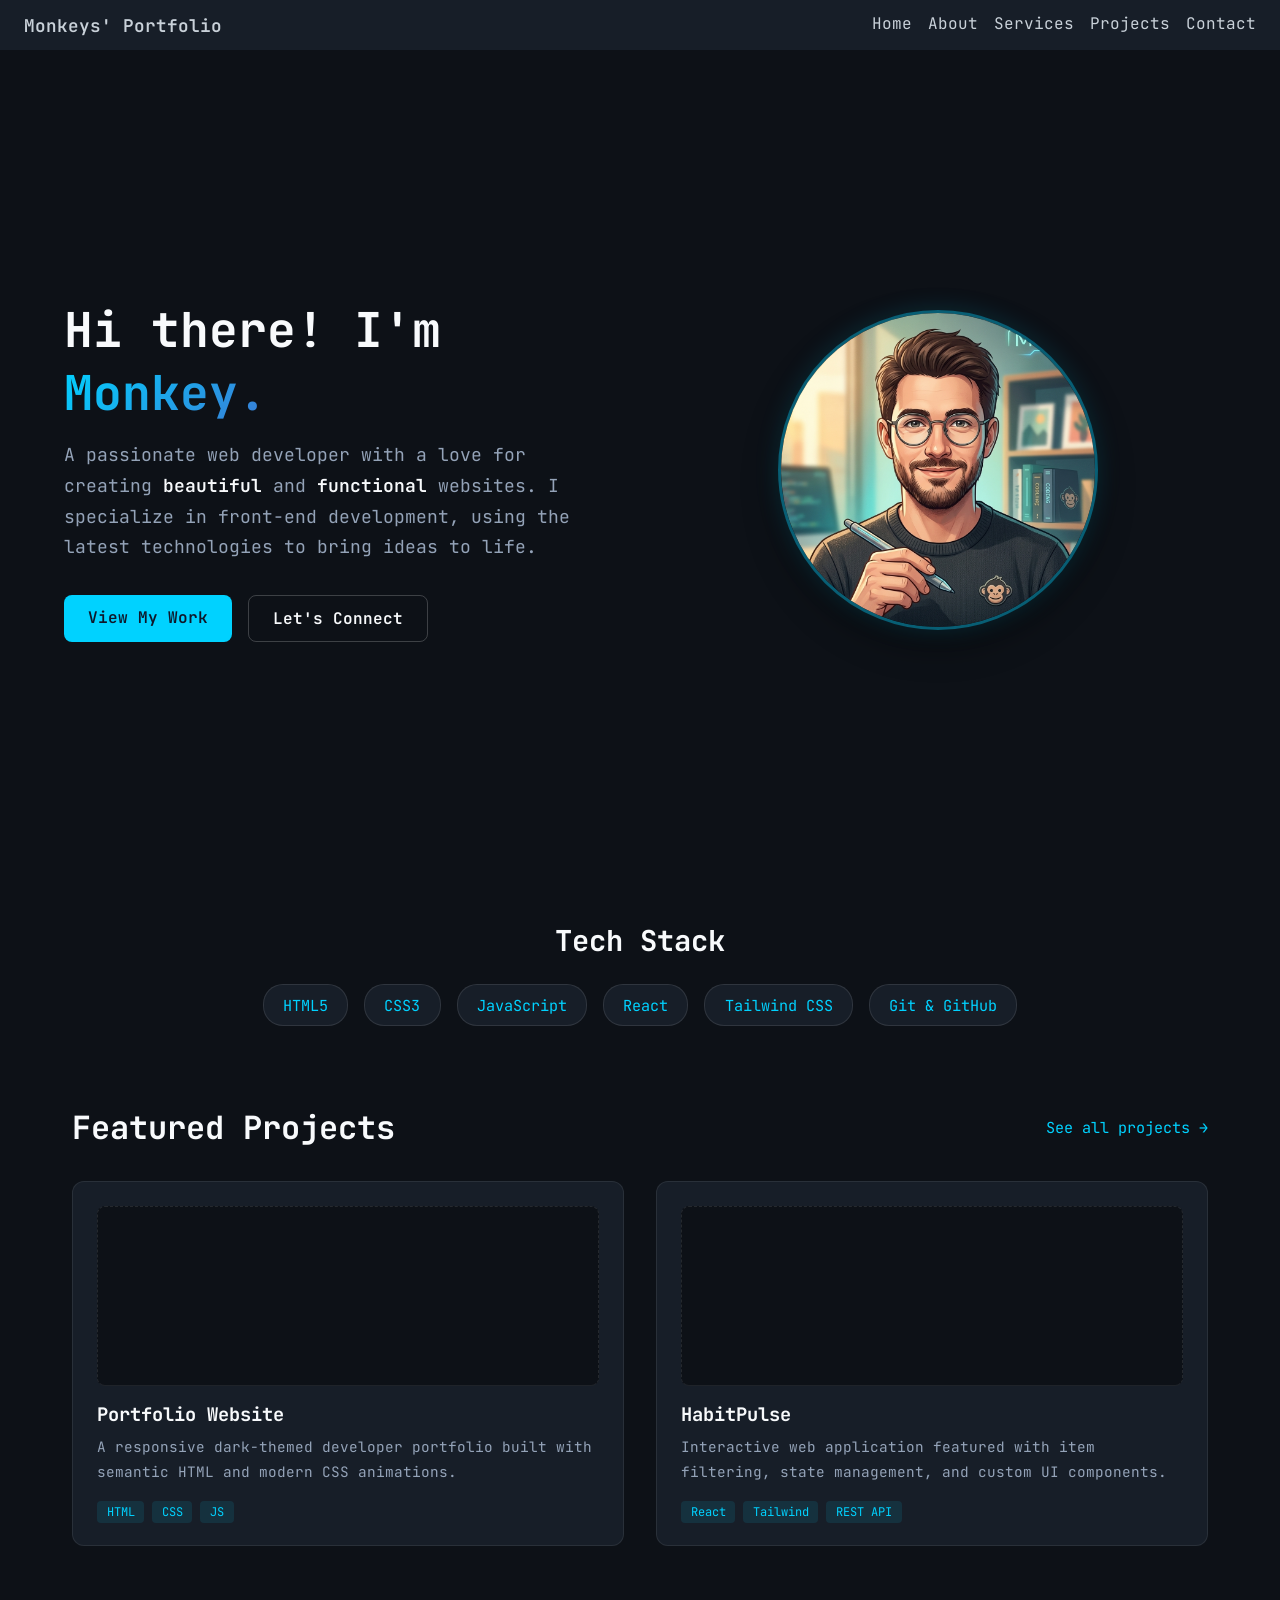
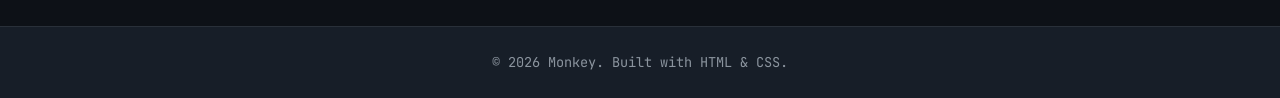
<file: index.html>
<!DOCTYPE html>
<html lang="en">

<head>
    <meta charset="UTF-8">
    <meta name="viewport" content="width=device-width, initial-scale=1.0">
    <link rel="stylesheet" href="styles/index.css">
    <title>Monkey - Developer Portfolio</title>
</head>

<body>
    <header>
        <nav>
            <div class="left">Monkeys' Portfolio</div>
            <div class="right">
                <ul>
                    <li><a href="index.html">Home</a></li>
                    <li><a href="about.html">About</a></li>
                    <li><a href="services.html">Services</a></li>
                    <li><a href="projects.html">Projects</a></li>
                    <li><a href="contact.html">Contact</a></li>
                </ul>
            </div>
        </nav>
    </header>

    <main>
        <section class="firstSection">
            <div class="leftSection">
                <h1>Hi there! I'm <span class="name">Monkey.</span></h1>
                <p>
                    A passionate web developer with a love for creating
                    <span class="highlight">beautiful</span> and <span class="highlight">functional</span>
                    websites. I specialize in front-end development, using the latest technologies to bring
                    ideas to life.
                </p>
                <div class="cta-buttons">
                    <a href="projects.html" class="btn primary-btn">View My Work</a>
                    <a href="contact.html" class="btn secondary-btn">Let's Connect</a>
                </div>
            </div>

            <div class="rightSection">
                <!-- You can put a profile image, 3D graphic, or code illustration here -->
                <div class="avatar-container">
                    <img src="images/profile.png" alt="Monkey's Profile" />
                </div>
            </div>
        </section>

        <section class="skillsSection">
            <h2>Tech Stack</h2>
            <div class="skills-grid">
                <span class="skill-card">HTML5</span>
                <span class="skill-card">CSS3</span>
                <span class="skill-card">JavaScript</span>
                <span class="skill-card">React</span>
                <span class="skill-card">Tailwind CSS</span>
                <span class="skill-card">Git & GitHub</span>
            </div>
        </section>

        <section class="featuredProjects">
            <div class="section-header">
                <h2>Featured Projects</h2>
                <a href="projects.html" class="see-all">See all projects &rarr;</a>
            </div>

            <div class="projects-grid">

                <!-- Project 1 -->
                <div class="project-card">

                    <!-- Overlay link: Makes the entire card clickable -->
                    <!-- <a href="https://monkeyonalappy.vercel.app/" target="_blank" rel="noopener noreferrer"
                        class="card-main-link" aria-label="Open Developer Portfolio"></a> -->

                    <!--- Card Image --->
                    <div class="card-image">
                        <div class="iframe-preview-wrapper">
                            <iframe src="https://monkeyonalappy.vercel.app/" title="Portfolio Preview" loading="lazy"
                                scrolling="no"></iframe>
                        </div>
                    </div>

                    <!--- Card -->
                    <!-- <div class="project-img-placeholder">Project Preview</div> -->
                    <h3>Portfolio Website</h3>
                    <p>A responsive dark-themed developer portfolio built with semantic HTML and modern CSS animations.
                    </p>
                    <div class="project-tags">
                        <span>HTML</span><span>CSS</span><span>JS</span>
                    </div>
                </div>


                <!-- Project 2 -->
                <div class="project-card">

                    <div class="card-image">
                        <div class="iframe-preview-wrapper">
                            <iframe src="https://habitpulse.ai.studio" title="HabitPulse Preview" loading="lazy"
                                scrolling="no"></iframe>
                        </div>
                    </div>

                    <!-- <div class="project-img-placeholder">Project Preview</div> -->
                    <h3>HabitPulse</h3>
                    <p>Interactive web application featured with item filtering, state management, and custom UI
                        components.</p>
                    <div class="project-tags">
                        <span>React</span><span>Tailwind</span><span>REST API</span>
                    </div>
                </div>

            </div>
        </section>

        <footer>
            <div class="footer-content">
                <p>&copy; 2026 Monkey. Built with HTML & CSS.</p>
            </div>
        </footer>
    </main>
</body>

</html>
</file>
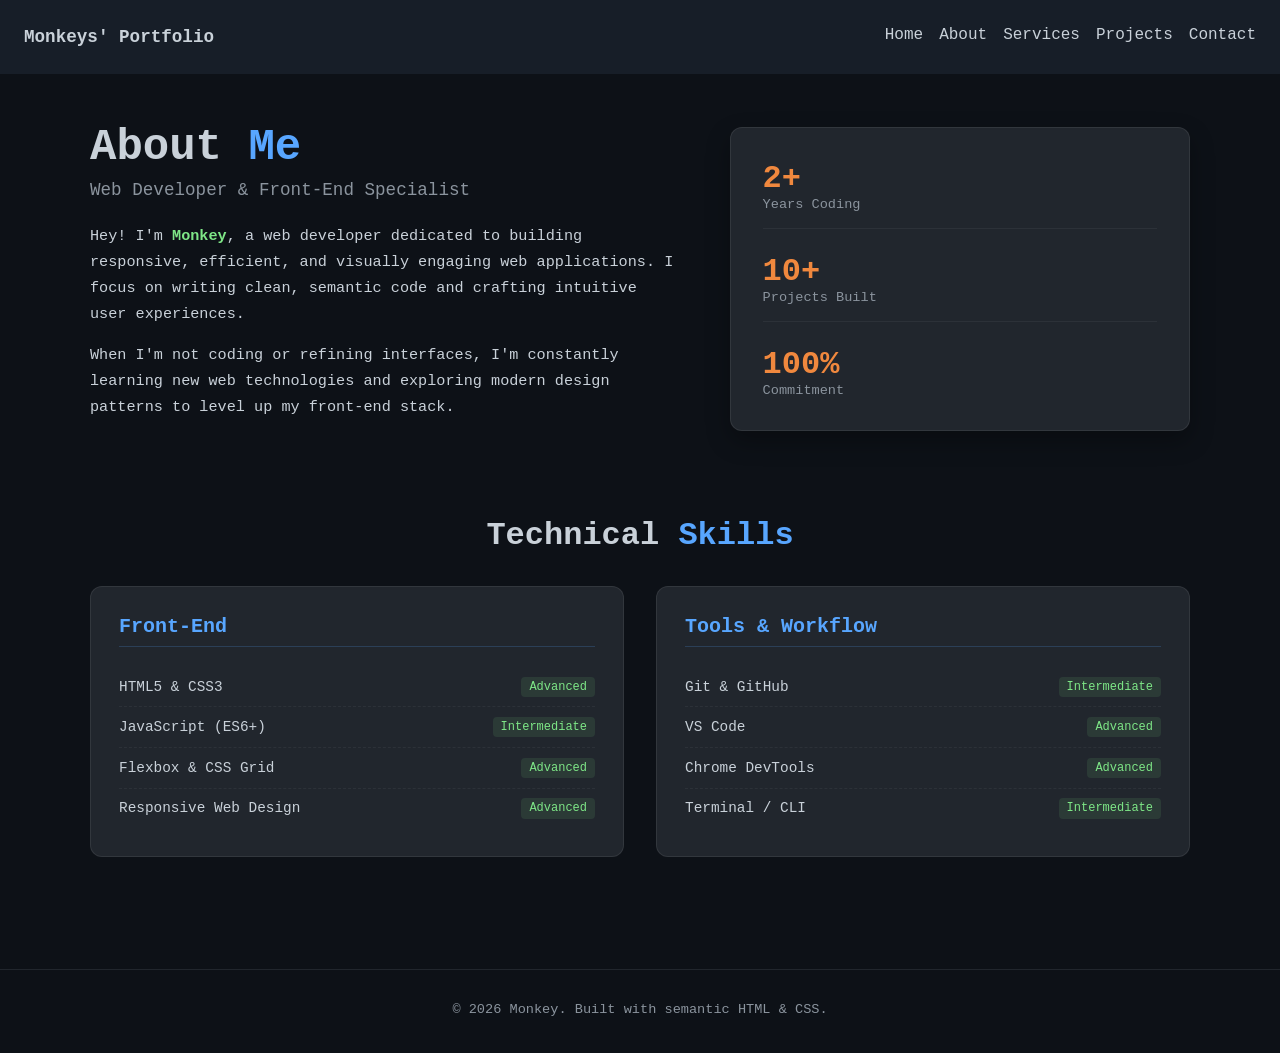
<file: about.html>
<!DOCTYPE html>
<html lang="en">

<head>
    <meta charset="UTF-8">
    <meta name="viewport" content="width=device-width, initial-scale=1.0">
    <link rel="stylesheet" href="styles/about.css">
    <title>Monkey - Developer Portfolio - About</title>
</head>

<body>
    <header>
        <nav>
            <div class="left">Monkeys' Portfolio</div>
            <div class="right">
                <ul>
                    <li><a href="index.html">Home</a></li>
                    <li><a href="about.html">About</a></li>
                    <li><a href="services.html">Services</a></li>
                    <li><a href="projects.html">Projects</a></li>
                    <li><a href="contact.html">Contact</a></li>
                </ul>
            </div>
        </nav>
    </header>

    <main class="about-container">
        <!-- About Header / Bio Section -->
        <section class="about-hero">
            <div class="bio-text">
                <h1>About <span class="highlight-text">Me</span></h1>
                <p class="subtitle">Web Developer & Front-End Specialist</p>
                <p class="bio-paragraph">
                    Hey! I'm <strong class="accent-text">Monkey</strong>, a web developer dedicated to building
                    responsive, efficient, and visually engaging web applications. I focus on writing clean, semantic
                    code and crafting intuitive user experiences.
                </p>
                <p class="bio-paragraph">
                    When I'm not coding or refining interfaces, I'm constantly learning new web technologies and
                    exploring modern design patterns to level up my front-end stack.
                </p>
            </div>

            <!-- Quick Stats Card -->
            <div class="stats-card">
                <div class="stat-item">
                    <span class="stat-number">2+</span>
                    <span class="stat-label">Years Coding</span>
                </div>
                <div class="stat-item">
                    <span class="stat-number">10+</span>
                    <span class="stat-label">Projects Built</span>
                </div>
                <div class="stat-item">
                    <span class="stat-number">100%</span>
                    <span class="stat-label">Commitment</span>
                </div>
            </div>
        </section>

        <!-- Tech Stack / Skills Breakdown -->
        <section class="skills-section">
            <h2>Technical <span class="highlight-text">Skills</span></h2>

            <div class="skills-wrapper">
                <div class="skill-category">
                    <h3>Front-End</h3>
                    <ul>
                        <li><span>HTML5 & CSS3</span> <span class="skill-level">Advanced</span></li>
                        <li><span>JavaScript (ES6+)</span> <span class="skill-level">Intermediate</span></li>
                        <li><span>Flexbox & CSS Grid</span> <span class="skill-level">Advanced</span></li>
                        <li><span>Responsive Web Design</span> <span class="skill-level">Advanced</span></li>
                    </ul>
                </div>

                <div class="skill-category">
                    <h3>Tools & Workflow</h3>
                    <ul>
                        <li><span>Git & GitHub</span> <span class="skill-level">Intermediate</span></li>
                        <li><span>VS Code</span> <span class="skill-level">Advanced</span></li>
                        <li><span>Chrome DevTools</span> <span class="skill-level">Advanced</span></li>
                        <li><span>Terminal / CLI</span> <span class="skill-level">Intermediate</span></li>
                    </ul>
                </div>
            </div>
        </section>
    </main>

    <footer>
        <p>&copy; 2026 Monkey. Built with semantic HTML & CSS.</p>
    </footer>
</body>

</html>
</file>
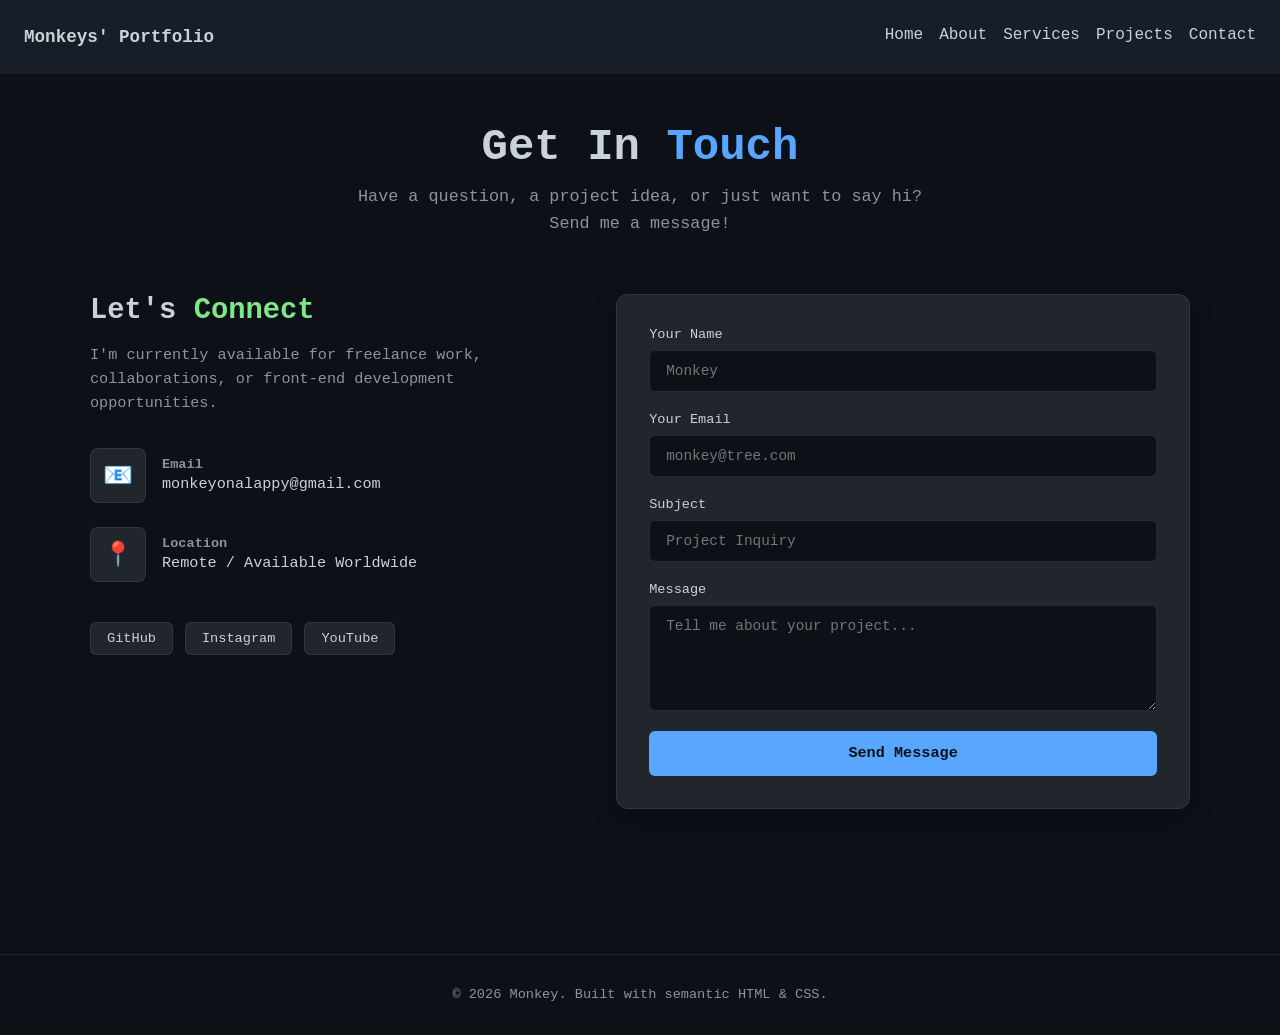
<file: contact.html>
<!DOCTYPE html>
<html lang="en">

<head>
    <meta charset="UTF-8">
    <meta name="viewport" content="width=device-width, initial-scale=1.0">
    <link rel="stylesheet" href="styles/contact.css">
    <title>Monkey - Developer Portfolio - Contact</title>
</head>

<body>

    <header>
        <nav>
            <div class="left">Monkeys' Portfolio</div>
            <div class="right">
                <ul>
                    <li><a href="index.html">Home</a></li>
                    <li><a href="about.html">About</a></li>
                    <li><a href="services.html">Services</a></li>
                    <li><a href="projects.html">Projects</a></li>
                    <li><a href="contact.html">Contact</a></li>
                </ul>
            </div>
        </nav>
    </header>

    <main class="contact-container">
        <!-- Page Header -->
        <section class="contact-header">
            <h1>Get In <span class="highlight-text">Touch</span></h1>
            <p>Have a question, a project idea, or just want to say hi? Send me a message!</p>
        </section>

        <div class="contact-wrapper">
            <!-- Contact Information / Social Links -->
            <div class="contact-info">
                <h2>Let's <span class="accent-text">Connect</span></h2>
                <p>I'm currently available for freelance work, collaborations, or front-end development opportunities.
                </p>

                <div class="info-list">
                    <div class="info-item">
                        <span class="info-icon">📧</span>
                        <div>
                            <h3>Email</h3>
                            <p>monkeyonalappy@gmail.com</p>
                        </div>
                    </div>

                    <div class="info-item">
                        <span class="info-icon">📍</span>
                        <div>
                            <h3>Location</h3>
                            <p>Remote / Available Worldwide</p>
                        </div>
                    </div>
                </div>

                <!-- Social Media Quick Links -->
                <div class="social-links">
                    <a href="https://github.com/monkeyonalappy/" class="social-btn">GitHub</a>
                    <a href="https://www.instagram.com/monkeyonalappy/" class="social-btn">Instagram</a>
                    <a href="https://youtube.com/@monkeyonalappy?si=6LWe3IrLNvNwnggy" class="social-btn">YouTube</a>
                </div>
            </div>

            <!-- Contact Form -->
            <form class="contact-form" id="contact-form" action="https://formspree.io/f/mykrbbnq" method="POST">
                <div class="form-group">
                    <label for="name">Your Name</label>
                    <input type="text" id="name" name="name" placeholder="Monkey" required />
                </div>

                <div class="form-group">
                    <label for="email">Your Email</label>
                    <input type="email" id="email" name="_replyto" placeholder="monkey@tree.com" required />
                </div>

                <div class="form-group">
                    <label for="subject">Subject</label>
                    <input type="text" id="subject" name="_subject" placeholder="Project Inquiry" required />
                </div>

                <div class="form-group">
                    <label for="message">Message</label>
                    <textarea id="message" name="message" rows="5" placeholder="Tell me about your project..."
                        required></textarea>
                </div>

                <button type="submit" id="submit-btn" class="btn primary-btn">Send Message</button>

                <!-- Status message feedback -->
                <p id="form-status" style="display: none; font-size: 0.85rem; margin-top: 0.5rem; text-align: center;">
                </p>
            </form>
        </div>
    </main>

    <footer>
        <p>&copy; 2026 Monkey. Built with semantic HTML & CSS.</p>
    </footer>

    <script src="scripts/contact.js"></script>
</body>

</html>
</file>
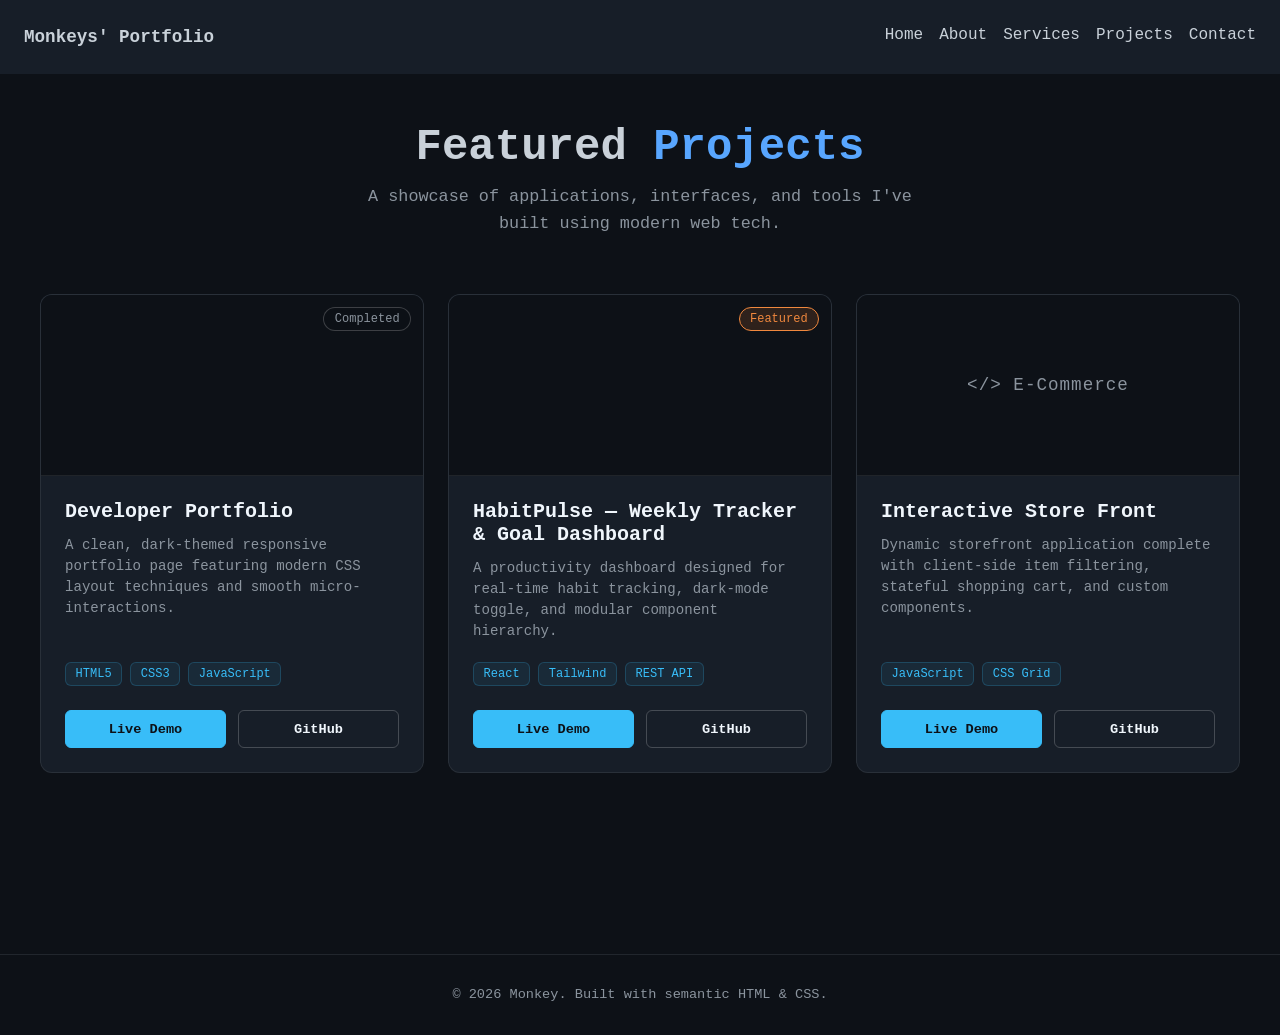
<file: projects.html>
<!DOCTYPE html>
<html lang="en">

<head>
    <meta charset="UTF-8">
    <meta name="viewport" content="width=device-width, initial-scale=1.0">
    <link rel="stylesheet" href="styles/projects.css">
    <title>Monkey - Developer Portfolio - Projects</title>
</head>

<body>
    <header>
        <nav>
            <div class="left">Monkeys' Portfolio</div>
            <div class="right">
                <ul>
                    <li><a href="index.html">Home</a></li>
                    <li><a href="about.html">About</a></li>
                    <li><a href="services.html">Services</a></li>
                    <li><a href="projects.html">Projects</a></li>
                    <li><a href="contact.html">Contact</a></li>
                </ul>
            </div>
        </nav>
    </header>

    <main class="projects-container">
        <!-- Page Header Section -->
        <section class="projects-header">
            <h1>Featured <span class="highlight-text">Projects</span></h1>
            <p>A showcase of applications, interfaces, and tools I've built using modern web tech.</p>
        </section>

        <!-- Project Cards Grid -->
        <section class="projects-grid">

            <!-- Project 1
            <article class="project-card">
                <div class="card-image">
                    <div class="image-placeholder">&lt;/&gt; Web App</div>
                    <span class="status-badge">Completed</span>
                </div>
                <div class="card-content">
                    <h2 class="project-title">Developer Portfolio</h2>
                    <p class="project-description">
                        A clean, dark-themed responsive portfolio page featuring modern CSS layout techniques and smooth
                        micro-interactions.
                    </p>
                    <div class="tech-stack">
                        <span>HTML5</span>
                        <span>CSS3</span>
                        <span>JavaScript</span>
                    </div>
                    <div class="card-actions">
                        <a href="https://monkeyonalappy.vercel.app/" class="btn primary-btn">Live Demo</a>
                        <a href="https://github.com/monkeyonalappy/Portfolio.git" class="btn secondary-btn">GitHub</a>
                    </div>
                </div>
            </article> -->


            <!-- Projecr 1 -->
            <article class="project-card">
                <!-- Overlay link: Makes the entire card clickable -->
                <!-- <a href="https://monkeyonalappy.vercel.app/" target="_blank" rel="noopener noreferrer"
                    class="card-main-link" aria-label="Open Developer Portfolio"></a> -->

                <div class="card-image">
                    <div class="iframe-preview-wrapper">
                        <iframe src="https://monkeyonalappy.vercel.app/" title="Portfolio Preview" loading="lazy"
                            scrolling="no"></iframe>
                    </div>
                    <span class="status-badge">Completed</span>
                </div>

                <div class="card-content">
                    <h2 class="project-title">Developer Portfolio</h2>
                    <p class="project-description">
                        A clean, dark-themed responsive portfolio page featuring modern CSS layout techniques and smooth
                        micro-interactions.
                    </p>

                    <div class="tech-stack">
                        <span>HTML5</span>
                        <span>CSS3</span>
                        <span>JavaScript</span>
                    </div>

                    <!-- Higher z-index ensures these buttons still work independently -->
                    <div class="card-actions">
                        <a href="https://monkeyonalappy.vercel.app/" target="_blank" rel="noopener noreferrer"
                            class="btn primary-btn">Live Demo</a>
                        <a href="https://github.com/monkeyonalappy/Portfolio.git" target="_blank"
                            rel="noopener noreferrer" class="btn secondary-btn">GitHub</a>
                    </div>
                </div>
            </article>

            <!-- Project 2 -->
            <article class="project-card">

                <!-- <a href="https://habitpulse.ai.studio" target="_blank" rel="noopener noreferrer" class="card-main-link"
                    aria-label="Open HabitPulse"></a> -->

                <div class="card-image">
                    <div class="iframe-preview-wrapper">
                        <iframe src="https://habitpulse.ai.studio" title="HabitPulse Preview" loading="lazy"
                            scrolling="no"></iframe>
                    </div>
                    <span class="status-badge featured">Featured</span>
                </div>


                <div class="card-content">
                    <h2 class="project-title">HabitPulse — Weekly Tracker & Goal Dashboard</h2>
                    <p class="project-description">
                        A productivity dashboard designed for real-time habit tracking, dark-mode toggle, and modular
                        component hierarchy.
                    </p>
                    <div class="tech-stack">
                        <span>React</span>
                        <span>Tailwind</span>
                        <span>REST API</span>
                    </div>
                    <div class="card-actions">
                        <a href="https://habitpulse-monkey.netlify.app/" target="_blank" rel="noopener noreferrer"
                            class="btn primary-btn">Live Demo</a>
                        <a href="#" class="btn secondary-btn">GitHub</a>
                    </div>
                </div>
            </article>


            <!-- Project 3 -->
            <article class="project-card">
                <div class="card-image">
                    <div class="image-placeholder">&lt;/&gt; E-Commerce</div>
                </div>
                <div class="card-content">
                    <h2 class="project-title">Interactive Store Front</h2>
                    <p class="project-description">
                        Dynamic storefront application complete with client-side item filtering, stateful shopping cart,
                        and custom components.
                    </p>
                    <div class="tech-stack">
                        <span>JavaScript</span>
                        <span>CSS Grid</span>
                    </div>
                    <div class="card-actions">
                        <a href="#" class="btn primary-btn">Live Demo</a>
                        <a href="#" class="btn secondary-btn">GitHub</a>
                    </div>
                </div>
            </article>


        </section>
    </main>

    <footer>
        <p>&copy; 2026 Monkey. Built with semantic HTML & CSS.</p>
    </footer>
</body>

</html>
</file>
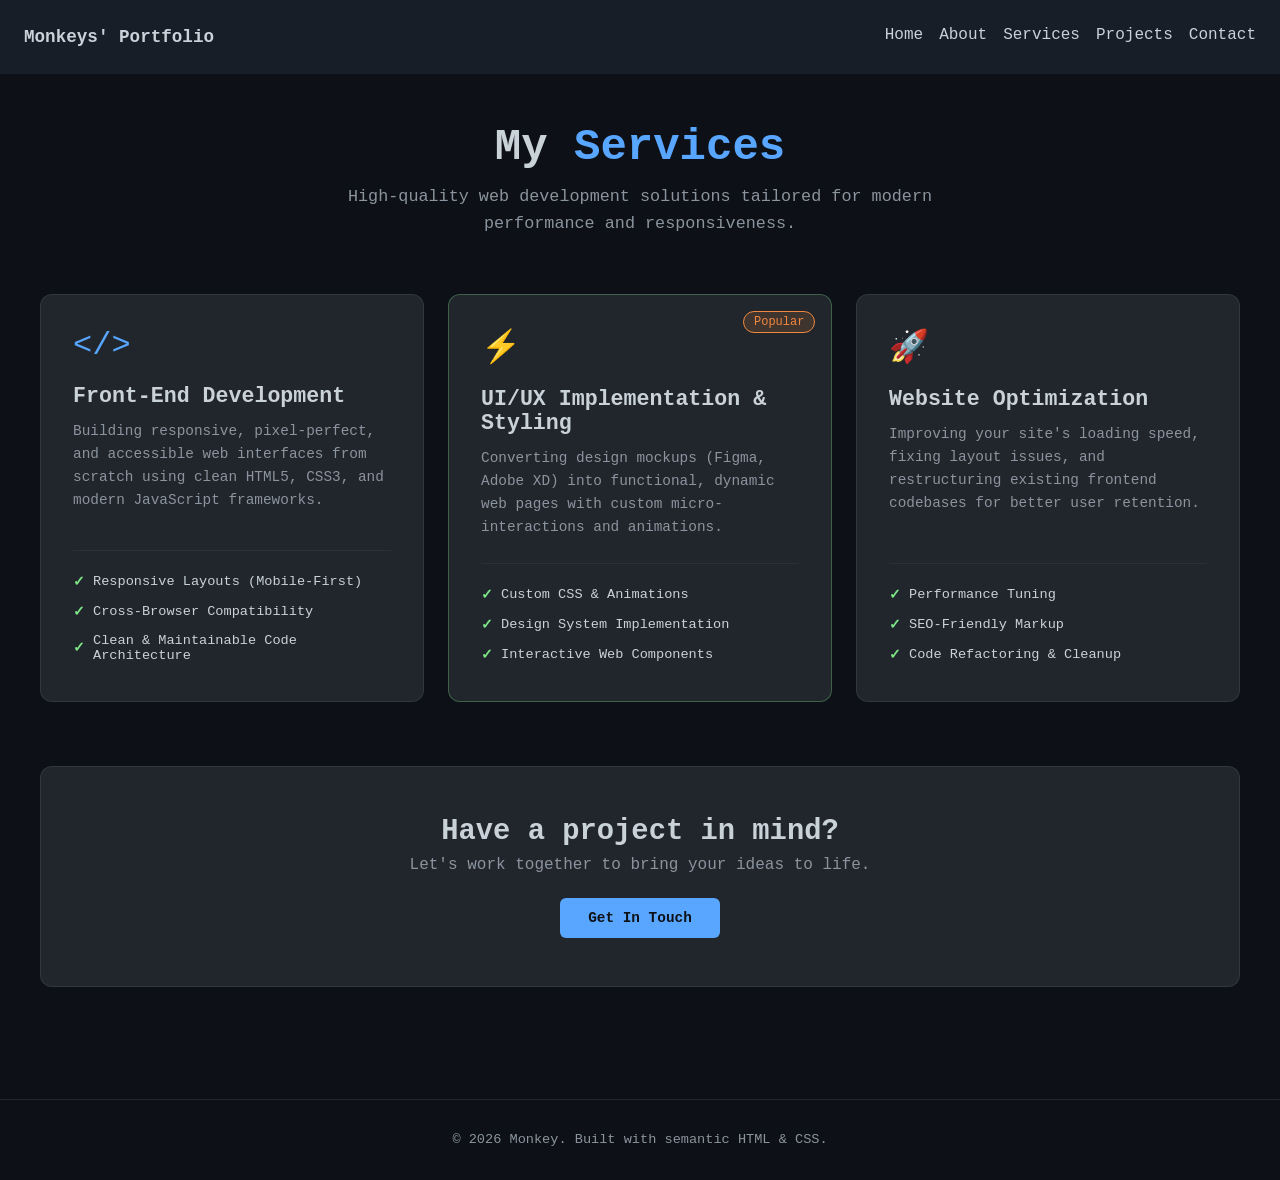
<file: services.html>
<!DOCTYPE html>
<html lang="en">

<head>
    <meta charset="UTF-8">
    <meta name="viewport" content="width=device-width, initial-scale=1.0">
    <link rel="stylesheet" href="styles/services.css">
    <title>Monkey - Developer Portfolio - Services</title>
</head>

<body>
    <header>
        <nav>
            <div class="left">Monkeys' Portfolio</div>
            <div class="right">
                <ul>
                    <li><a href="index.html">Home</a></li>
                    <li><a href="about.html">About</a></li>
                    <li><a href="services.html">Services</a></li>
                    <li><a href="projects.html">Projects</a></li>
                    <li><a href="contact.html">Contact</a></li>
                </ul>
            </div>
        </nav>
    </header>

    <main class="services-container">
        <!-- Page Header -->
        <section class="services-header">
            <h1>My <span class="highlight-text">Services</span></h1>
            <p>High-quality web development solutions tailored for modern performance and responsiveness.</p>
        </section>

        <!-- Services Grid -->
        <section class="services-grid">

            <!-- Service 1 -->
            <article class="service-card">
                <div class="service-icon">&lt;/&gt;</div>
                <h2 class="service-title">Front-End Development</h2>
                <p class="service-description">
                    Building responsive, pixel-perfect, and accessible web interfaces from scratch using clean HTML5,
                    CSS3, and modern JavaScript frameworks.
                </p>
                <ul class="service-features">
                    <li>Responsive Layouts (Mobile-First)</li>
                    <li>Cross-Browser Compatibility</li>
                    <li>Clean & Maintainable Code Architecture</li>
                </ul>
            </article>

            <!-- Service 2 -->
            <article class="service-card featured-service">
                <div class="service-badge">Popular</div>
                <div class="service-icon">⚡</div>
                <h2 class="service-title">UI/UX Implementation & Styling</h2>
                <p class="service-description">
                    Converting design mockups (Figma, Adobe XD) into functional, dynamic web pages with custom
                    micro-interactions and animations.
                </p>
                <ul class="service-features">
                    <li>Custom CSS & Animations</li>
                    <li>Design System Implementation</li>
                    <li>Interactive Web Components</li>
                </ul>
            </article>

            <!-- Service 3 -->
            <article class="service-card">
                <div class="service-icon">🚀</div>
                <h2 class="service-title">Website Optimization</h2>
                <p class="service-description">
                    Improving your site's loading speed, fixing layout issues, and restructuring existing frontend
                    codebases for better user retention.
                </p>
                <ul class="service-features">
                    <li>Performance Tuning</li>
                    <li>SEO-Friendly Markup</li>
                    <li>Code Refactoring & Cleanup</li>
                </ul>
            </article>

        </section>

        <!-- CTA Box -->
        <section class="services-cta">
            <h2>Have a project in mind?</h2>
            <p>Let's work together to bring your ideas to life.</p>
            <a href="contact.html" class="btn primary-btn">Get In Touch</a>
        </section>
    </main>

    <footer>
        <p>&copy; 2026 Monkey. Built with semantic HTML & CSS.</p>
    </footer>
</body>

</html>
</file>
<file: styles/index.css>
@import url('https://fonts.googleapis.com/css2?family=JetBrains+Mono:ital,wght@0,100..800;1,100..800&display=swap');

* {
    margin: 0;
    padding: 0;
}

body {
    background-color: #0D1117;
    color: #C9D1D9;
    font-family: 'JetBrains Mono', monospace;
}

/* Ensure proper box sizing and image scaling everywhere */
*,
*::before,
*::after {
    box-sizing: border-box;
}

img {
    max-width: 100%;
    height: auto;
}

/* Base Responsive Typography */
html {
    font-size: 16px;
}

@media (max-width: 768px) {
    html {
        font-size: 14px;
        /* Slightly scales down text proportionally on smaller screens */
    }
}

nav {
    display: flex;
    justify-content: space-between;
    align-items: center;
    padding: 0.75rem 1.5rem;
    min-height: 50px;
    height: auto;
    background-color: #171e28;
    flex-wrap: wrap;
    gap: 0.75rem;
}

nav a {
    display: inline-block;
    position: relative;
    text-decoration: none;
    color: #C9D1D9;
    padding-bottom: 4px;
}

nav a::after {
    content: '';
    position: absolute;
    bottom: 0;
    left: 50%;
    transform: translateX(-50%);
    width: 0%;
    height: 2px;
    background-color: #8B949E;
    transition: color 0.3s ease;
    transition: width 0.3s ease-in-out;
}

nav a:hover {
    color: #8B949E;
}

nav a:hover::after {
    width: 100%;
}

nav ul {
    display: flex;
    justify-content: center;
    align-items: center;
    flex-wrap: wrap;
    gap: 1rem;
    /* Replaces fixed margins for flexible wrapping */
}

nav ul li {
    list-style: none;
    margin: 0;
    /* Clears fixed side margins */
}

.left {
    font-size: 1.1rem;
    font-weight: 600;
}

@media (max-width: 600px) {
    nav {
        justify-content: center;
        text-align: center;
        padding: 0.75rem 1rem;
    }

    nav ul {
        gap: 0.75rem 1rem;
    }

    nav a {
        font-size: 0.85rem;
    }
}

/* Base Layout */
.firstSection {
    display: flex;
    align-items: center;
    justify-content: space-between;
    gap: 2.5rem;
    padding: 3rem 1.5rem;
    max-width: 1200px;
    margin: 0 auto;
    min-height: calc(100vh - 60px);
}

@media (max-width: 850px) {
    .firstSection {
        flex-direction: column-reverse;
        /* Puts text first, avatar below or vice versa */
        text-align: center;
        padding: 2rem 1rem;
        min-height: auto;
        gap: 2rem;
    }

    h1 {
        font-size: 2.2rem;
    }

    p {
        font-size: 1rem;
    }

    .cta-buttons {
        justify-content: center;
        flex-wrap: wrap;
        width: 100%;
    }

    .cta-buttons .btn {
        width: 100%;
        /* Full width buttons on small phones */
        max-width: 280px;
        text-align: center;
    }

    .avatar-container {
        width: 220px;
        height: 220px;
    }
}

.leftSection {
    flex: 1;
}

.rightSection {
    flex: 1;
    display: flex;
    justify-content: center;
}

/* Typography */
h1 {
    font-size: 3rem;
    font-weight: 700;
    color: #f8fafc;
    margin-bottom: 1rem;
}

.name {
    color: #00d2ff;
    /* Vibrant blue accent */
    background: linear-gradient(135deg, #00d2ff, #3a7bd5);
    -webkit-background-clip: text;
    background-clip: text;
    /*--------*/
    -webkit-text-fill-color: transparent;
}

p {
    font-size: 1.125rem;
    line-height: 1.7;
    color: #94a3b8;
    margin-bottom: 2rem;
}

.highlight {
    color: #f8fafc;
    font-weight: 600;
}

/* Buttons */
.cta-buttons {
    display: flex;
    gap: 1rem;
}

.btn {
    padding: 0.75rem 1.5rem;
    border-radius: 8px;
    text-decoration: none;
    font-weight: 600;
    transition: all 0.2s ease-in-out;
}

.primary-btn {
    background-color: #00d2ff;
    color: #0f172a;
}

.primary-btn:hover {
    transform: translateY(-2px);
    box-shadow: 0 4px 15px rgba(0, 210, 255, 0.4);
}

.secondary-btn {
    border: 1px solid rgba(255, 255, 255, 0.2);
    color: #f8fafc;
}

.secondary-btn:hover {
    background-color: rgba(255, 255, 255, 0.05);
}

/* Responsive design for smaller screens */
@media (max-width: 768px) {
    .firstSection {
        flex-direction: column;
        text-align: center;
        padding: 2rem 1rem;
    }

    .cta-buttons {
        justify-content: center;
    }
}

/* Container sizing and centering */
.rightSection {
    flex: 1;
    display: flex;
    justify-content: center;
    align-items: center;
}

/* Avatar container - controls layout and glow */
.avatar-container {
    width: 320px;
    /* Fixes the overall width */
    height: 320px;
    /* Makes container a perfect square */
    border-radius: 50%;
    /* Makes it circular (or change to 24px for a rounded square) */
    position: relative;
    overflow: hidden;
    /* Keeps the image inside the borders */

    /* Modern styling: accent border & subtle glow */
    border: 3px solid rgba(0, 210, 255, 0.4);
    box-shadow: 0 0 25px rgba(0, 210, 255, 0.15),
        0 15px 35px rgba(0, 0, 0, 0.4);

    transition: transform 0.3s ease, box-shadow 0.3s ease;
}

/* Image behavior inside container */
.avatar-container img {
    width: 100%;
    height: 100%;
    object-fit: cover;
    /* Prevents the image from stretching/distorting */
    object-position: top center;
    /* Focuses on the face area */
    display: block;
}

/* Hover Effect */
.avatar-container:hover {
    transform: translateY(-6px);
    border-color: rgba(0, 210, 255, 0.8);
    box-shadow: 0 0 35px rgba(0, 210, 255, 0.3),
        0 20px 40px rgba(0, 0, 0, 0.5);
}

/* Responsive adjustment for mobile screens */
@media (max-width: 768px) {
    .avatar-container {
        width: 240px;
        height: 240px;
        margin-top: 1.5rem;
    }
}

.skillsSection {
    max-width: 1200px;
    margin: 2rem auto 5rem;
    padding: 0 2rem;
    text-align: center;
}

.skillsSection h2 {
    font-size: 1.8rem;
    color: #f8fafc;
    margin-bottom: 1.5rem;
}

.skills-grid {
    display: flex;
    justify-content: center;
    flex-wrap: wrap;
    gap: 1rem;
}

.skill-card {
    background-color: #171e28;
    border: 1px solid rgba(255, 255, 255, 0.1);
    padding: 0.6rem 1.2rem;
    border-radius: 20px;
    font-size: 0.95rem;
    color: #00d2ff;
    transition: transform 0.2s ease, border-color 0.2s ease;
}

.skill-card:hover {
    transform: translateY(-3px);
    border-color: #00d2ff;
}

.featuredProjects {
    max-width: 1200px;
    margin: 4rem auto;
    padding: 0 2rem;
}

.section-header {
    display: flex;
    justify-content: space-between;
    align-items: center;
    margin-bottom: 2rem;
}

.section-header h2 {
    font-size: 2rem;
    color: #f8fafc;
}

.see-all {
    color: #00d2ff;
    text-decoration: none;
    font-size: 0.95rem;
}

.see-all:hover {
    text-decoration: underline;
}

.projects-grid {
    display: grid;
    grid-template-columns: repeat(auto-fit, minmax(300px, 1fr));
    gap: 2rem;
}

.project-card {
    background: #171e28;
    border: 1px solid rgba(255, 255, 255, 0.08);
    border-radius: 12px;
    padding: 1.5rem;
    transition: transform 0.3s ease, box-shadow 0.3s ease;
}

.project-card:hover {
    transform: translateY(-5px);
    box-shadow: 0 10px 25px rgba(0, 0, 0, 0.3);
}

.project-img-placeholder {
    width: 100%;
    height: 160px;
    background: #0d1117;
    border-radius: 8px;
    display: flex;
    align-items: center;
    justify-content: center;
    color: #484f58;
    margin-bottom: 1rem;
    border: 1px dashed rgba(255, 255, 255, 0.1);
}

.card-image {
    width: 100%;
    height: 160px;
    background: #0d1117;
    border-radius: 8px;
    display: flex;
    align-items: center;
    justify-content: center;
    color: #484f58;
    margin-bottom: 1rem;
    border: 1px dashed rgba(255, 255, 255, 0.1);

    background-color: #0d1117;
    height: 180px;
    position: relative;
    overflow: hidden;
    border-bottom: 1px solid rgba(255, 255, 255, 0.08);
}

.iframe-preview-wrapper {
    width: 100%;
    height: 100%;
    position: absolute;
    top: 0;
    left: 0;
    /* Defines the zoom scale (0.3 = 30% view size) */
    --scale: 0.3;
}

.iframe-preview-wrapper iframe {
    /* Stretch the virtual viewport so that after scaling, it equals 100% of the wrapper width */
    width: calc(100% / var(--scale));
    height: calc(100% / var(--scale));
    border: none;

    /* Apply scale from top-left origin */
    transform: scale(var(--scale));
    transform-origin: top left;

    pointer-events: none;
    overflow: hidden;
}

.project-card h3 {
    color: #f8fafc;
    margin-bottom: 0.5rem;
}

.project-card p {
    font-size: 0.9rem;
    margin-bottom: 1rem;
}

.project-tags span {
    font-size: 0.75rem;
    background: rgba(0, 210, 255, 0.1);
    color: #00d2ff;
    padding: 0.2rem 0.6rem;
    border-radius: 4px;
    margin-right: 0.5rem;
}

footer {
    border-top: 1px solid rgba(255, 255, 255, 0.08);
    background-color: #171e28;
    padding: 1.5rem 0;
    text-align: center;
    margin-top: 5rem;
}

.footer-content p {
    font-size: 0.85rem;
    color: #8b949e;
    margin-bottom: 0;
}
</file>
<file: styles/about.css>
* {
    margin: 0;
    padding: 0;
}

body {
    background-color: #0D1117;
    color: #C9D1D9;
    font-family: 'JetBrains Mono', monospace;
}

nav {
    display: flex;
    justify-content: space-between;
    align-items: center;
    padding: 0.75rem 1.5rem;
    min-height: 50px;
    height: auto;
    background-color: #171e28;
    flex-wrap: wrap;
    gap: 0.75rem;
}

nav a {
    display: inline-block;
    position: relative;
    text-decoration: none;
    color: #C9D1D9;
    padding-bottom: 4px;
}

nav a::after {
    content: '';
    position: absolute;
    bottom: 0;
    left: 50%;
    transform: translateX(-50%);
    width: 0%;
    height: 2px;
    background-color: #8B949E;
    transition: color 0.3s ease;
    transition: width 0.3s ease-in-out;
}

nav a:hover {
    color: #8B949E;
}

nav a:hover::after {
    width: 100%;
}

nav ul {
    display: flex;
    justify-content: center;
    align-items: center;
    flex-wrap: wrap;
    gap: 1rem;
    /* Replaces fixed margins for flexible wrapping */
}

nav ul li {
    list-style: none;
    margin: 0;
    /* Clears fixed side margins */
}

.left {
    font-size: 1.1rem;
    font-weight: 600;
}

@media (max-width: 600px) {
    nav {
        justify-content: center;
        text-align: center;
        padding: 0.75rem 1rem;
    }

    nav ul {
        gap: 0.75rem 1rem;
    }

    nav a {
        font-size: 0.85rem;
    }
}

@import url('https://fonts.googleapis.com/css2?family=JetBrains+Mono:ital,wght@0,100..800;1,100..800&display=swap');

/* Main Page Container */
.about-container {
    max-width: 1100px;
    margin: 0 auto;
    padding: 3rem 2rem;
    min-height: 80vh;
}

/* About Hero Section */
.about-hero {
    display: flex;
    gap: 3rem;
    align-items: center;
    justify-content: space-between;
    margin-bottom: 5rem;
}

.bio-text {
    flex: 1.5;
}

.bio-text h1 {
    font-size: 2.75rem;
    color: #C9D1D9;
    margin-bottom: 0.5rem;
}

.highlight-text {
    color: #58A6FF;
    /* Accent 1 */
}

.accent-text {
    color: #7EE787;
    /* Accent 2 */
}

.subtitle {
    color: #8B949E;
    font-size: 1.1rem;
    margin-bottom: 1.5rem;
}

.bio-paragraph {
    color: #C9D1D9;
    line-height: 1.7;
    margin-bottom: 1rem;
    font-size: 0.95rem;
}

/* Stats Card Panel */
.stats-card {
    flex: 1;
    background-color: #21262D;
    /* Card Background */
    border: 1px solid rgba(255, 255, 255, 0.08);
    border-radius: 12px;
    padding: 2rem;
    display: flex;
    flex-direction: column;
    gap: 1.5rem;
    box-shadow: 0 10px 25px rgba(0, 0, 0, 0.3);
}

.stat-item {
    display: flex;
    flex-direction: column;
    border-bottom: 1px solid rgba(255, 255, 255, 0.05);
    padding-bottom: 1rem;
}

.stat-item:last-child {
    border-bottom: none;
    padding-bottom: 0;
}

.stat-number {
    font-size: 2rem;
    font-weight: 700;
    color: #F0883E;
    /* Attention Highlight */
}

.stat-label {
    font-size: 0.85rem;
    color: #8B949E;
}

/* Skills Section */
.skills-section h2 {
    font-size: 2rem;
    color: #C9D1D9;
    margin-bottom: 2rem;
    text-align: center;
}

.skills-wrapper {
    display: grid;
    grid-template-columns: repeat(auto-fit, minmax(300px, 1fr));
    gap: 2rem;
}

.skill-category {
    background-color: #21262D;
    border: 1px solid rgba(255, 255, 255, 0.08);
    border-radius: 12px;
    padding: 1.75rem;
    transition: transform 0.25s ease, border-color 0.25s ease;
}

.skill-category:hover {
    transform: translateY(-4px);
    border-color: #58A6FF;
}

.skill-category h3 {
    color: #58A6FF;
    font-size: 1.25rem;
    margin-bottom: 1.25rem;
    border-bottom: 1px solid rgba(88, 166, 255, 0.2);
    padding-bottom: 0.5rem;
}

.skill-category ul {
    list-style: none;
}

.skill-category li {
    display: flex;
    justify-content: space-between;
    align-items: center;
    padding: 0.6rem 0;
    color: #C9D1D9;
    font-size: 0.9rem;
    border-bottom: 1px dashed rgba(255, 255, 255, 0.05);
}

.skill-category li:last-child {
    border-bottom: none;
}

.skill-level {
    font-size: 0.75rem;
    color: #7EE787;
    /* Accent 2 Secondary Action */
    background: rgba(126, 231, 135, 0.1);
    padding: 0.2rem 0.5rem;
    border-radius: 4px;
}

/* Footer */
footer {
    text-align: center;
    padding: 2rem 0;
    border-top: 1px solid #21262D;
    color: #8B949E;
    font-size: 0.85rem;
    margin-top: 4rem;
}

/* Mobile Responsiveness */
@media (max-width: 768px) {
    .about-hero {
        flex-direction: column;
        gap: 2rem;
    }

    .bio-text h1 {
        font-size: 2.1rem;
    }

    .skills-wrapper {
        grid-template-columns: 1fr;
    }
}
</file>
<file: styles/contact.css>
* {
    margin: 0;
    padding: 0;
}

body {
    background-color: #0D1117;
    color: #C9D1D9;
    font-family: 'JetBrains Mono', monospace;
}

nav {
    display: flex;
    justify-content: space-between;
    align-items: center;
    padding: 0.75rem 1.5rem;
    min-height: 50px;
    height: auto;
    background-color: #171e28;
    flex-wrap: wrap;
    gap: 0.75rem;
}

nav a {
    display: inline-block;
    position: relative;
    text-decoration: none;
    color: #C9D1D9;
    padding-bottom: 4px;
}

nav a::after {
    content: '';
    position: absolute;
    bottom: 0;
    left: 50%;
    transform: translateX(-50%);
    width: 0%;
    height: 2px;
    background-color: #8B949E;
    transition: color 0.3s ease;
    transition: width 0.3s ease-in-out;
}

nav a:hover {
    color: #8B949E;
}

nav a:hover::after {
    width: 100%;
}

nav ul {
    display: flex;
    justify-content: center;
    align-items: center;
    flex-wrap: wrap;
    gap: 1rem;
    /* Replaces fixed margins for flexible wrapping */
}

nav ul li {
    list-style: none;
    margin: 0;
    /* Clears fixed side margins */
}

.left {
    font-size: 1.1rem;
    font-weight: 600;
}

@media (max-width: 600px) {
    nav {
        justify-content: center;
        text-align: center;
        padding: 0.75rem 1rem;
    }

    nav ul {
        gap: 0.75rem 1rem;
    }

    nav a {
        font-size: 0.85rem;
    }
}

@import url('https://fonts.googleapis.com/css2?family=JetBrains+Mono:ital,wght@0,100..800;1,100..800&display=swap');

/* Main Container */
.contact-container {
    max-width: 1100px;
    margin: 0 auto;
    padding: 3rem 2rem;
    min-height: 80vh;
}

/* Page Header */
.contact-header {
    text-align: center;
    margin-bottom: 3.5rem;
}

.contact-header h1 {
    font-size: 2.75rem;
    color: #C9D1D9;
    margin-bottom: 0.75rem;
}

.highlight-text {
    color: #58A6FF;
    /* Accent 1 */
}

.accent-text {
    color: #7EE787;
    /* Accent 2 */
}

.contact-header p {
    color: #8B949E;
    /* Text Secondary */
    font-size: 1.05rem;
    max-width: 600px;
    margin: 0 auto;
    line-height: 1.6;
}

/* Grid Layout */
.contact-wrapper {
    display: grid;
    grid-template-columns: 1fr 1.2fr;
    gap: 3rem;
    align-items: start;
}

/* Info Side */
.contact-info h2 {
    font-size: 1.8rem;
    color: #C9D1D9;
    margin-bottom: 1rem;
}

.contact-info>p {
    color: #8B949E;
    font-size: 0.95rem;
    line-height: 1.6;
    margin-bottom: 2rem;
}

.info-list {
    display: flex;
    flex-direction: column;
    gap: 1.5rem;
    margin-bottom: 2.5rem;
}

.info-item {
    display: flex;
    align-items: center;
    gap: 1rem;
}

.info-icon {
    font-size: 1.5rem;
    background-color: #21262D;
    border: 1px solid rgba(255, 255, 255, 0.08);
    padding: 0.75rem;
    border-radius: 8px;
}

.info-item h3 {
    font-size: 0.85rem;
    color: #8B949E;
    margin-bottom: 0.2rem;
}

.info-item p {
    font-size: 0.95rem;
    color: #C9D1D9;
}

/* Social Buttons */
.social-links {
    display: flex;
    gap: 0.75rem;
}

.social-btn {
    padding: 0.5rem 1rem;
    background-color: #21262D;
    border: 1px solid rgba(255, 255, 255, 0.08);
    color: #C9D1D9;
    text-decoration: none;
    font-size: 0.85rem;
    border-radius: 6px;
    transition: all 0.2s ease;
}

.social-btn:hover {
    border-color: #58A6FF;
    color: #58A6FF;
}

/* Form Side */
.contact-form {
    background-color: #21262D;
    border: 1px solid rgba(255, 255, 255, 0.08);
    border-radius: 12px;
    padding: 2rem;
    display: flex;
    flex-direction: column;
    gap: 1.25rem;
    box-shadow: 0 10px 25px rgba(0, 0, 0, 0.3);
}

.form-group {
    display: flex;
    flex-direction: column;
    gap: 0.5rem;
}

.form-group label {
    font-size: 0.85rem;
    color: #C9D1D9;
}

.form-group input,
.form-group textarea {
    background-color: #0D1117;
    border: 1px solid rgba(255, 255, 255, 0.1);
    border-radius: 6px;
    padding: 0.75rem 1rem;
    color: #C9D1D9;
    font-family: 'JetBrains Mono', monospace;
    font-size: 0.9rem;
    outline: none;
    transition: border-color 0.2s ease;
}

.form-group input:focus,
.form-group textarea:focus {
    border-color: #58A6FF;
    /* Accent 1 Focus ring */
}

/* Button */
.primary-btn {
    background-color: #58A6FF;
    color: #0D1117;
    padding: 0.85rem;
    border: none;
    border-radius: 6px;
    font-family: 'JetBrains Mono', monospace;
    font-weight: 700;
    font-size: 0.95rem;
    cursor: pointer;
    transition: background-color 0.2s ease, transform 0.2s ease;
}

.primary-btn:hover {
    background-color: #7EE787;
    /* Changes to Accent 2 on hover */
    transform: translateY(-2px);
}

/* Footer */
footer {
    text-align: center;
    padding: 2rem 0;
    border-top: 1px solid #21262D;
    color: #8B949E;
    font-size: 0.85rem;
    margin-top: 4rem;
}

/* Mobile Responsiveness */
@media (max-width: 768px) {
    .contact-wrapper {
        grid-template-columns: 1fr;
    }

    .contact-header h1 {
        font-size: 2.1rem;
    }
}
</file>
<file: styles/projects.css>
* {
    margin: 0;
    padding: 0;
}


body {
    background-color: #0D1117;
    color: #C9D1D9;
    font-family: 'JetBrains Mono', monospace;
}

nav {
    display: flex;
    justify-content: space-between;
    align-items: center;
    padding: 0.75rem 1.5rem;
    min-height: 50px;
    height: auto;
    background-color: #171e28;
    flex-wrap: wrap;
    gap: 0.75rem;
}

nav a {
    display: inline-block;
    position: relative;
    text-decoration: none;
    color: #C9D1D9;
    padding-bottom: 4px;
}

nav a::after {
    content: '';
    position: absolute;
    bottom: 0;
    left: 50%;
    transform: translateX(-50%);
    width: 0%;
    height: 2px;
    background-color: #8B949E;
    transition: color 0.3s ease;
    transition: width 0.3s ease-in-out;
}

nav a:hover {
    color: #8B949E;
}

nav a:hover::after {
    width: 100%;
}

nav ul {
    display: flex;
    justify-content: center;
    align-items: center;
    flex-wrap: wrap;
    gap: 1rem;
    /* Replaces fixed margins for flexible wrapping */
}

nav ul li {
    list-style: none;
    margin: 0;
    /* Clears fixed side margins */
}

.left {
    font-size: 1.1rem;
    font-weight: 600;
}

@media (max-width: 600px) {
    nav {
        justify-content: center;
        text-align: center;
        padding: 0.75rem 1rem;
    }

    nav ul {
        gap: 0.75rem 1rem;
    }

    nav a {
        font-size: 0.85rem;
    }
}

@import url('https://fonts.googleapis.com/css2?family=JetBrains+Mono:ital,wght@0,100..800;1,100..800&display=swap');

/* Main Container Layout */
.projects-container {
    max-width: 1200px;
    margin: 0 auto;
    padding: 3rem 2rem;
    min-height: 80vh;
}

/* Page Header */
.projects-header {
    text-align: center;
    margin-bottom: 3.5rem;
}

.projects-header h1 {
    font-size: 2.75rem;
    color: #C9D1D9;
    margin-bottom: 0.75rem;
}

.highlight-text {
    color: #58A6FF;
    /* Accent 1 */
}

.projects-header p {
    color: #8B949E;
    /* Text Secondary */
    font-size: 1.05rem;
    max-width: 600px;
    margin: 0 auto;
    line-height: 1.6;
}

/* Projects Grid Layout */
.projects-grid {
    display: grid;
    grid-template-columns: repeat(auto-fit, minmax(320px, 1fr));
    gap: 2rem;
}

/* Project Card */
.project-card {
    background-color: #21262D;
    /* Borders/Cards Color */
    border: 1px solid rgba(255, 255, 255, 0.08);
    border-radius: 12px;
    overflow: hidden;
    display: flex;
    flex-direction: column;
    transition: transform 0.25s ease, border-color 0.25s ease, box-shadow 0.25s ease;
}

.project-card:hover {
    transform: translateY(-6px);
    border-color: #58A6FF;
    /* Accent 1 on hover */
    box-shadow: 0 10px 25px rgba(0, 0, 0, 0.4);
}

/* Card Image Container */
.card-image {
    position: relative;
    width: 100%;
    height: 180px;
    background-color: #171e28;
    border-bottom: 1px solid rgba(255, 255, 255, 0.05);
}

.image-placeholder {
    width: 100%;
    height: 100%;
    display: flex;
    align-items: center;
    justify-content: center;
    color: #8B949E;
    font-size: 1.1rem;
    letter-spacing: 1px;
}

/* Badges */
.status-badge {
    position: absolute;
    top: 12px;
    right: 12px;
    background-color: rgba(139, 148, 158, 0.15);
    color: #8B949E;
    border: 1px solid #8B949E;
    font-size: 0.75rem;
    padding: 0.25rem 0.6rem;
    border-radius: 20px;
}

.status-badge.featured {
    background-color: rgba(240, 136, 62, 0.15);
    color: #F0883E;
    /* Highlight Attention Color */
    border-color: #F0883E;
}

/* Card Content Area */
.card-content {
    padding: 1.5rem;
    display: flex;
    flex-direction: column;
    flex-grow: 1;
}

.project-title {
    font-size: 1.35rem;
    color: #C9D1D9;
    margin-bottom: 0.75rem;
}

.project-description {
    font-size: 0.9rem;
    color: #8B949E;
    line-height: 1.6;
    margin-bottom: 1.5rem;
    flex-grow: 1;
}

/* Tech Stack Tags */
.tech-stack {
    display: flex;
    flex-wrap: wrap;
    gap: 0.5rem;
    margin-bottom: 1.5rem;
}

.tech-stack span {
    font-size: 0.75rem;
    background-color: rgba(88, 166, 255, 0.1);
    color: #58A6FF;
    /* Accent 1 */
    padding: 0.25rem 0.65rem;
    border-radius: 6px;
    border: 1px solid rgba(88, 166, 255, 0.2);
}

/* Action Buttons */
.card-actions {
    display: flex;
    gap: 0.75rem;
}

.btn {
    flex: 1;
    text-align: center;
    padding: 0.6rem 1rem;
    border-radius: 6px;
    font-size: 0.85rem;
    font-weight: 600;
    text-decoration: none;
    transition: all 0.2s ease;
}

.primary-btn {
    background-color: #58A6FF;
    /* Accent 1 Primary Action */
    color: #0D1117;
}

.primary-btn:hover {
    background-color: #7EE787;
    /* Accent 2 Secondary Action on Hover */
}

.secondary-btn {
    border: 1px solid #8B949E;
    color: #C9D1D9;
}

.secondary-btn:hover {
    border-color: #58A6FF;
    color: #58A6FF;
    background-color: rgba(88, 166, 255, 0.05);
}

/* Page Footer */
footer {
    text-align: center;
    padding: 2rem 0;
    border-top: 1px solid #21262D;
    color: #8B949E;
    font-size: 0.85rem;
    margin-top: 4rem;
}

/* Mobile Responsiveness */
@media (max-width: 768px) {
    .projects-header h1 {
        font-size: 2.1rem;
    }

    .projects-grid {
        grid-template-columns: 1fr;
    }
}


/*---------------*/
/* Flexible Grid Rule for Projects, Services & Skills */
.projects-grid,
.services-grid,
.skills-wrapper {
    display: grid;
    grid-template-columns: repeat(auto-fit, minmax(280px, 1fr));
    gap: 1.5rem;
}

/* Contact Page Mobile Stacking */
@media (max-width: 768px) {

    .contact-wrapper,
    .about-hero {
        grid-template-columns: 1fr;
        flex-direction: column;
        gap: 2rem;
    }

    .projects-header h1,
    .services-header h1,
    .contact-header h1,
    .bio-text h1 {
        font-size: 2rem;
    }

    .contact-form {
        padding: 1.25rem;
    }

    .social-links {
        justify-content: center;
        flex-wrap: wrap;
    }
}









/* Card Container */
.project-card {
    position: relative;
    /* Required for the overlay link */
    background-color: #171e28;
    border: 1px solid rgba(255, 255, 255, 0.08);
    border-radius: 12px;
    overflow: hidden;
    display: flex;
    flex-direction: column;
    transition: transform 0.25s ease, border-color 0.25s ease;
    cursor: pointer;
}

.project-card:hover {
    transform: translateY(-4px);
    border-color: #38bdf8;
}

/* Invisible click overlay across the whole card */
.card-main-link {
    position: absolute;
    top: 0;
    left: 0;
    width: 100%;
    height: 100%;
    z-index: 1;
}

/* Card Preview Header */
.card-image {
    background-color: #0d1117;
    height: 180px;
    position: relative;
    overflow: hidden;
    border-bottom: 1px solid rgba(255, 255, 255, 0.08);
}

.iframe-preview-wrapper {
    width: 100%;
    height: 100%;
    position: absolute;
    top: 0;
    left: 0;
}

.iframe-preview-wrapper iframe {
    width: 1200px;
    height: 700px;
    border: none;
    transform: scale(0.3);
    transform-origin: 0 0;
    pointer-events: none;
    /* Passes clicks directly to card-main-link */
    overflow: hidden;
}

.status-badge {
    position: absolute;
    top: 0.75rem;
    right: 0.75rem;
    z-index: 2;
    font-size: 0.75rem;
    color: #8b949e;
    background-color: rgba(13, 17, 23, 0.85);
    backdrop-filter: blur(4px);
    border: 1px solid rgba(255, 255, 255, 0.2);
    padding: 0.25rem 0.65rem;
    border-radius: 20px;
}

/* Content Area */
.card-content {
    padding: 1.5rem;
    display: flex;
    flex-direction: column;
}

.project-title {
    color: #f0f6fc;
    font-size: 1.25rem;
    font-weight: 700;
    margin-bottom: 0.75rem;
}

.project-description {
    color: #8b949e;
    font-size: 0.88rem;
    line-height: 1.5;
    margin-bottom: 1.25rem;
}

.tech-stack {
    display: flex;
    gap: 0.5rem;
    flex-wrap: wrap;
    margin-bottom: 1.5rem;
}

.tech-stack span {
    background-color: rgba(56, 189, 248, 0.08);
    color: #38bdf8;
    border: 1px solid rgba(56, 189, 248, 0.2);
    font-size: 0.75rem;
    padding: 0.25rem 0.6rem;
    border-radius: 6px;
    font-family: monospace;
}

/* Action Buttons Sitting Above Overlay */
.card-actions {
    position: relative;
    z-index: 3;
    /* Places buttons above the main card overlay link */
    display: grid;
    grid-template-columns: 1fr 1fr;
    gap: 0.75rem;
}

.btn {
    text-align: center;
    padding: 0.65rem 1rem;
    border-radius: 6px;
    font-size: 0.85rem;
    font-weight: 600;
    text-decoration: none;
    transition: background-color 0.2s ease, border-color 0.2s ease, color 0.2s ease;
}

.primary-btn {
    background-color: #38bdf8;
    color: #0d1117;
    border: 1px solid #38bdf8;
}

.primary-btn:hover {
    background-color: #0284c7;
    border-color: #0284c7;
    color: #ffffff;
}

.secondary-btn {
    background-color: transparent;
    color: #f0f6fc;
    border: 1px solid rgba(255, 255, 255, 0.2);
}

.secondary-btn:hover {
    background-color: rgba(255, 255, 255, 0.05);
    border-color: #f0f6fc;
}

/* Card Preview Header */
.card-image {
    background-color: #0d1117;
    height: 180px;
    position: relative;
    overflow: hidden;
    border-bottom: 1px solid rgba(255, 255, 255, 0.08);
}

.iframe-preview-wrapper {
    width: 100%;
    height: 100%;
    position: absolute;
    top: 0;
    left: 0;
    /* Defines the zoom scale (0.3 = 30% view size) */
    --scale: 0.3;
}

.iframe-preview-wrapper iframe {
    /* Stretch the virtual viewport so that after scaling, it equals 100% of the wrapper width */
    width: calc(100% / var(--scale));
    height: calc(100% / var(--scale));
    border: none;

    /* Apply scale from top-left origin */
    transform: scale(var(--scale));
    transform-origin: top left;

    pointer-events: none;
    overflow: hidden;
}
</file>
<file: styles/services.css>
* {
    margin: 0;
    padding: 0;
}

body {
    background-color: #0D1117;
    color: #C9D1D9;
    font-family: 'JetBrains Mono', monospace;
}

nav {
    display: flex;
    justify-content: space-between;
    align-items: center;
    padding: 0.75rem 1.5rem;
    min-height: 50px;
    height: auto;
    background-color: #171e28;
    flex-wrap: wrap;
    gap: 0.75rem;
}

nav a {
    display: inline-block;
    position: relative;
    text-decoration: none;
    color: #C9D1D9;
    padding-bottom: 4px;
}

nav a::after {
    content: '';
    position: absolute;
    bottom: 0;
    left: 50%;
    transform: translateX(-50%);
    width: 0%;
    height: 2px;
    background-color: #8B949E;
    transition: color 0.3s ease;
    transition: width 0.3s ease-in-out;
}

nav a:hover {
    color: #8B949E;
}

nav a:hover::after {
    width: 100%;
}

nav ul {
    display: flex;
    justify-content: center;
    align-items: center;
    flex-wrap: wrap;
    gap: 1rem;
    /* Replaces fixed margins for flexible wrapping */
}

nav ul li {
    list-style: none;
    margin: 0;
    /* Clears fixed side margins */
}

.left {
    font-size: 1.1rem;
    font-weight: 600;
}

@media (max-width: 600px) {
    nav {
        justify-content: center;
        text-align: center;
        padding: 0.75rem 1rem;
    }

    nav ul {
        gap: 0.75rem 1rem;
    }

    nav a {
        font-size: 0.85rem;
    }
}

@import url('https://fonts.googleapis.com/css2?family=JetBrains+Mono:ital,wght@0,100..800;1,100..800&display=swap');

/* Main Container */
.services-container {
    max-width: 1200px;
    margin: 0 auto;
    padding: 3rem 2rem;
    min-height: 80vh;
}

/* Page Header */
.services-header {
    text-align: center;
    margin-bottom: 3.5rem;
}

.services-header h1 {
    font-size: 2.75rem;
    color: #C9D1D9;
    margin-bottom: 0.75rem;
}

.highlight-text {
    color: #58A6FF;
    /* Accent 1 */
}

.services-header p {
    color: #8B949E;
    /* Text Secondary */
    font-size: 1.05rem;
    max-width: 600px;
    margin: 0 auto;
    line-height: 1.6;
}

/* Services Grid */
.services-grid {
    display: grid;
    grid-template-columns: repeat(auto-fit, minmax(320px, 1fr));
    gap: 2rem;
    margin-bottom: 4rem;
}

/* Service Card */
.service-card {
    position: relative;
    background-color: #21262D;
    /* Borders/Cards */
    border: 1px solid rgba(255, 255, 255, 0.08);
    border-radius: 12px;
    padding: 2rem;
    display: flex;
    flex-direction: column;
    transition: transform 0.25s ease, border-color 0.25s ease, box-shadow 0.25s ease;
}

.service-card:hover {
    transform: translateY(-6px);
    border-color: #58A6FF;
    box-shadow: 0 10px 25px rgba(0, 0, 0, 0.4);
}

.featured-service {
    border-color: rgba(126, 231, 135, 0.3);
    /* Subtle green border */
}

.service-badge {
    position: absolute;
    top: 16px;
    right: 16px;
    background-color: rgba(240, 136, 62, 0.15);
    color: #F0883E;
    /* Highlight Attention */
    border: 1px solid #F0883E;
    font-size: 0.75rem;
    padding: 0.2rem 0.6rem;
    border-radius: 20px;
}

/* Icons & Titles */
.service-icon {
    font-size: 2rem;
    color: #58A6FF;
    margin-bottom: 1.25rem;
}

.service-title {
    font-size: 1.35rem;
    color: #C9D1D9;
    margin-bottom: 0.75rem;
}

.service-description {
    color: #8B949E;
    font-size: 0.9rem;
    line-height: 1.6;
    margin-bottom: 1.5rem;
    flex-grow: 1;
}

/* Features List */
.service-features {
    list-style: none;
    border-top: 1px solid rgba(255, 255, 255, 0.05);
    padding-top: 1rem;
}

.service-features li {
    font-size: 0.85rem;
    color: #C9D1D9;
    padding: 0.4rem 0;
    display: flex;
    align-items: center;
    gap: 0.5rem;
}

.service-features li::before {
    content: "✓";
    color: #7EE787;
    /* Accent 2 */
    font-weight: bold;
}

/* CTA Section */
.services-cta {
    background-color: #21262D;
    border: 1px solid rgba(255, 255, 255, 0.08);
    border-radius: 12px;
    padding: 3rem 2rem;
    text-align: center;
}

.services-cta h2 {
    font-size: 1.8rem;
    color: #C9D1D9;
    margin-bottom: 0.5rem;
}

.services-cta p {
    color: #8B949E;
    margin-bottom: 1.5rem;
}

.btn {
    display: inline-block;
    padding: 0.75rem 1.75rem;
    border-radius: 6px;
    font-size: 0.9rem;
    font-weight: 600;
    text-decoration: none;
    transition: all 0.2s ease;
}

.primary-btn {
    background-color: #58A6FF;
    color: #0D1117;
}

.primary-btn:hover {
    background-color: #7EE787;
    transform: translateY(-2px);
}

/* Footer */
footer {
    text-align: center;
    padding: 2rem 0;
    border-top: 1px solid #21262D;
    color: #8B949E;
    font-size: 0.85rem;
    margin-top: 4rem;
}

/* Mobile Responsiveness */
@media (max-width: 768px) {
    .services-header h1 {
        font-size: 2.1rem;
    }

    .services-grid {
        grid-template-columns: 1fr;
    }
}

/*---------------*/
/* Flexible Grid Rule for Projects, Services & Skills */
.projects-grid,
.services-grid,
.skills-wrapper {
    display: grid;
    grid-template-columns: repeat(auto-fit, minmax(280px, 1fr));
    gap: 1.5rem;
}

/* Contact Page Mobile Stacking */
@media (max-width: 768px) {

    .contact-wrapper,
    .about-hero {
        grid-template-columns: 1fr;
        flex-direction: column;
        gap: 2rem;
    }

    .projects-header h1,
    .services-header h1,
    .contact-header h1,
    .bio-text h1 {
        font-size: 2rem;
    }

    .contact-form {
        padding: 1.25rem;
    }

    .social-links {
        justify-content: center;
        flex-wrap: wrap;
    }
}
</file>
